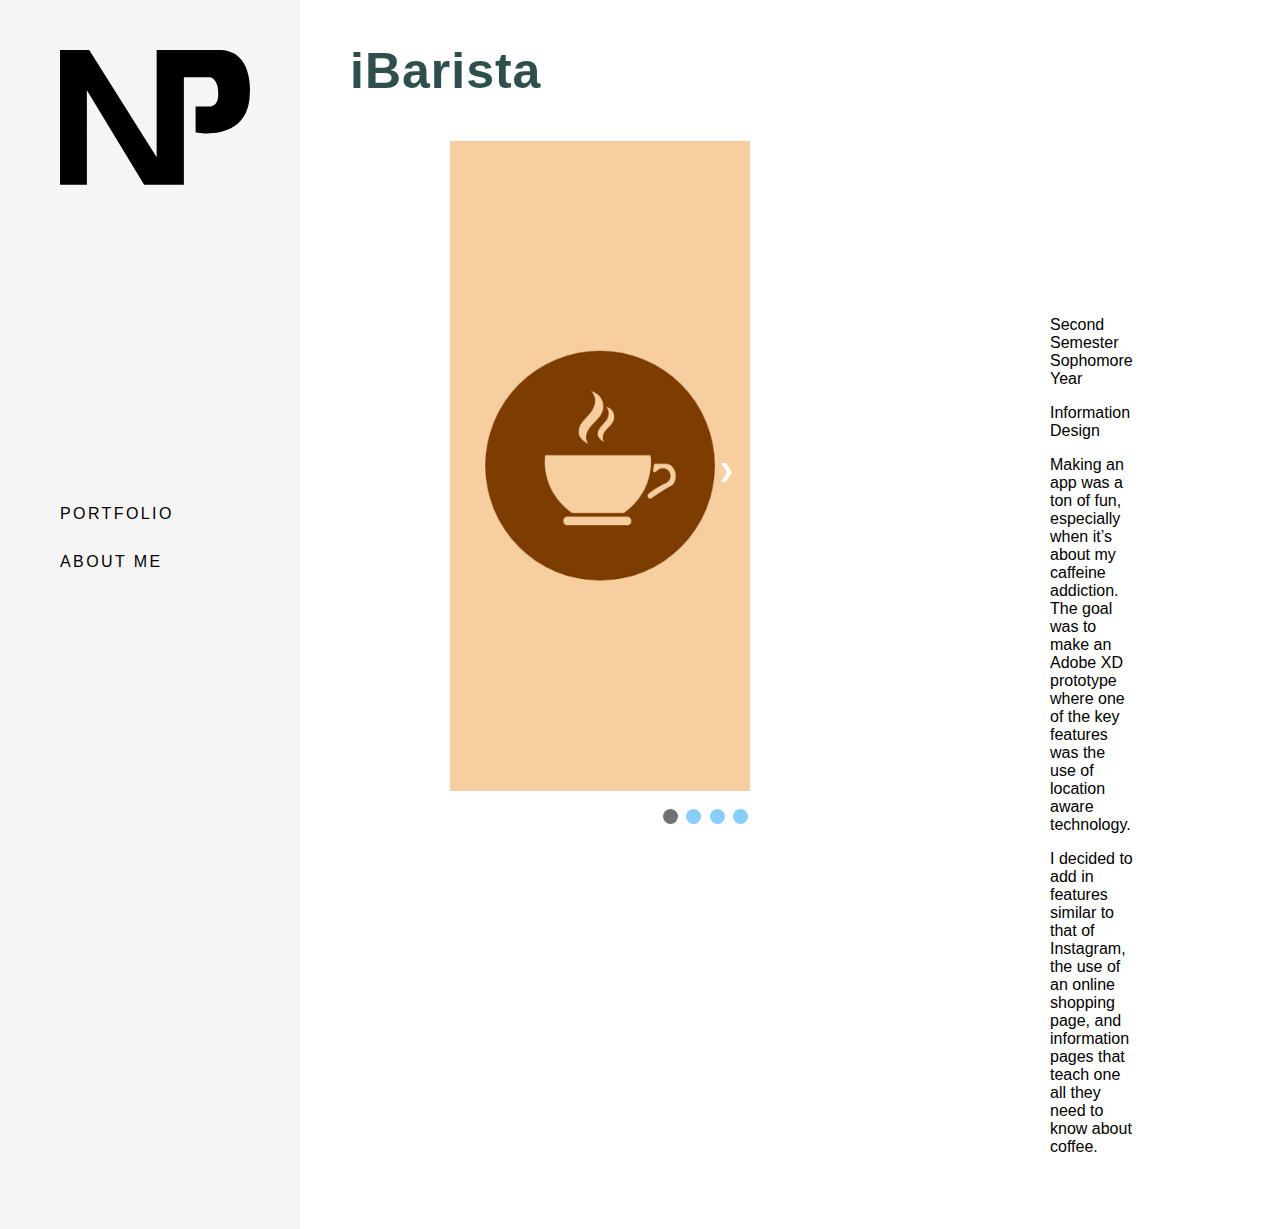
<file: portfolio-page-1.html>
<!DOCTYPE html>
 <html class="no-js"> 
    <head>
        <meta charset="utf-8">
        <meta http-equiv="X-UA-Compatible" content="IE=edge">
        <title>iBarista</title>
        <link rel="shortcut icon" href="additionals/np.svg">
        <meta name="description" content="">
        <meta name="viewport" content="width=device-width, initial-scale=1">
        <link rel="stylesheet" href="portfolio-page-1.css">
        <link href="https://fonts.googleapis.com/css?family=Work+Sans:500" rel="stylesheet">
    </head>
    <body>
        <div class="container">
            <div class="sidebar">  
                <nav>
                    <ul>
                        <li><a class="button1" href="Portfolio.html">Portfolio</a></li>
                        <li><a class="button2" href="about.html">About Me</a></li>
                    </ul>
                </nav>
            </div> 
        
            <div class="colorchange icon">
                <a class ="nplogo" href="index.html">
                  <svg version="1.1" id="Layer_1" xmlns="http://www.w3.org/2000/svg" xmlns:xlink="http://www.w3.org/1999/xlink" x="0px" y="0px"
                      viewBox="0 0 405.2 287.5" style="enable-background:new 0 0 405.2 287.5;" xml:space="preserve">
                  <style type="text/css">
                  </style>
                  <path class="st0" d="M344,0H206.1v228.5L62.3,0H0v287.5h57.3V85.6l122.1,201.9h84.8V58.2h57.3c0,0,16.9,5.9,15.8,33.2
                      c0,0,3.2,25.8-16.1,29h-32v55.8c0,0,115.2,22.5,115.7-85.3C405,90.9,412.3,3.6,344,0z"/>
                  </svg>
                </a>
            </div>
        
           <header class="gdill">
               <h1>Graphic Designer || Illustrator</h1>
           </header>

           <div class="description">
            <p>Second Semester Sophomore Year</p>
            <p class="classname">Information Design</p>
            <p>Making an app was a ton of fun, especially when it’s about my caffeine addiction. The goal was to make an Adobe XD prototype where one of the key features was the use of location aware technology.</p>
            <p>I decided to add in features similar to that of Instagram, the use of an online shopping page, and information pages that teach one all they need to know about coffee. </p>
        </div>
           
        <div class="content">
            <h2 class="in-left">iBarista</h2>
            <div class="slideshow-container">

                <div class="mySlides fade">
                    <img src="portfolio-images2/Loading Screen.jpg" width="300px">
                </div>

                <div class="mySlides fade">
                    <img src="portfolio-images2/Around Me Page – 5.jpg" width="300px">
                </div>

                <div class="mySlides fade">
                    <img src="portfolio-images2/Around Me Page – 3.jpg" width="300px">
                </div>

                <div class="mySlides fade">
                    <img src="portfolio-images2/Shopping Page – 1.jpg" width="300px">
                </div>
                
                <a class="prev" onclick="plusSlides(-1)">&#10094;</a>
                <a class="next" onclick="plusSlides(1)">&#10095;</a>
                
                </div>
                <br>
                
                <div style="text-align:right">
                <span class="dot" onclick="currentSlide(1)"></span> 
                <span class="dot" onclick="currentSlide(2)"></span>
                <span class="dot" onclick="currentSlide(3)"></span> 
                <span class="dot" onclick="currentSlide(4)"></span>
                </div>
            
            <script src="" async defer></script>
            <script>
                var slideIndex = 1;
                showSlides(slideIndex);
                
                function plusSlides(n) {
                showSlides(slideIndex += n);
                }
                
                function currentSlide(n) {
                showSlides(slideIndex = n);
                }
                
                function showSlides(n) {
                var i;
                var slides = document.getElementsByClassName("mySlides");
                var dots = document.getElementsByClassName("dot");
                if (n > slides.length) {slideIndex = 1}    
                if (n < 1) {slideIndex = slides.length}
                for (i = 0; i < slides.length; i++) {
                    slides[i].style.display = "none";  
                }
                for (i = 0; i < dots.length; i++) {
                    dots[i].className = dots[i].className.replace(" active", "");
                }
                slides[slideIndex-1].style.display = "block";  
                dots[slideIndex-1].className += " active";
                }
                </script>
        </div>           
                        
       
        
    </div>
    </body>
</file>
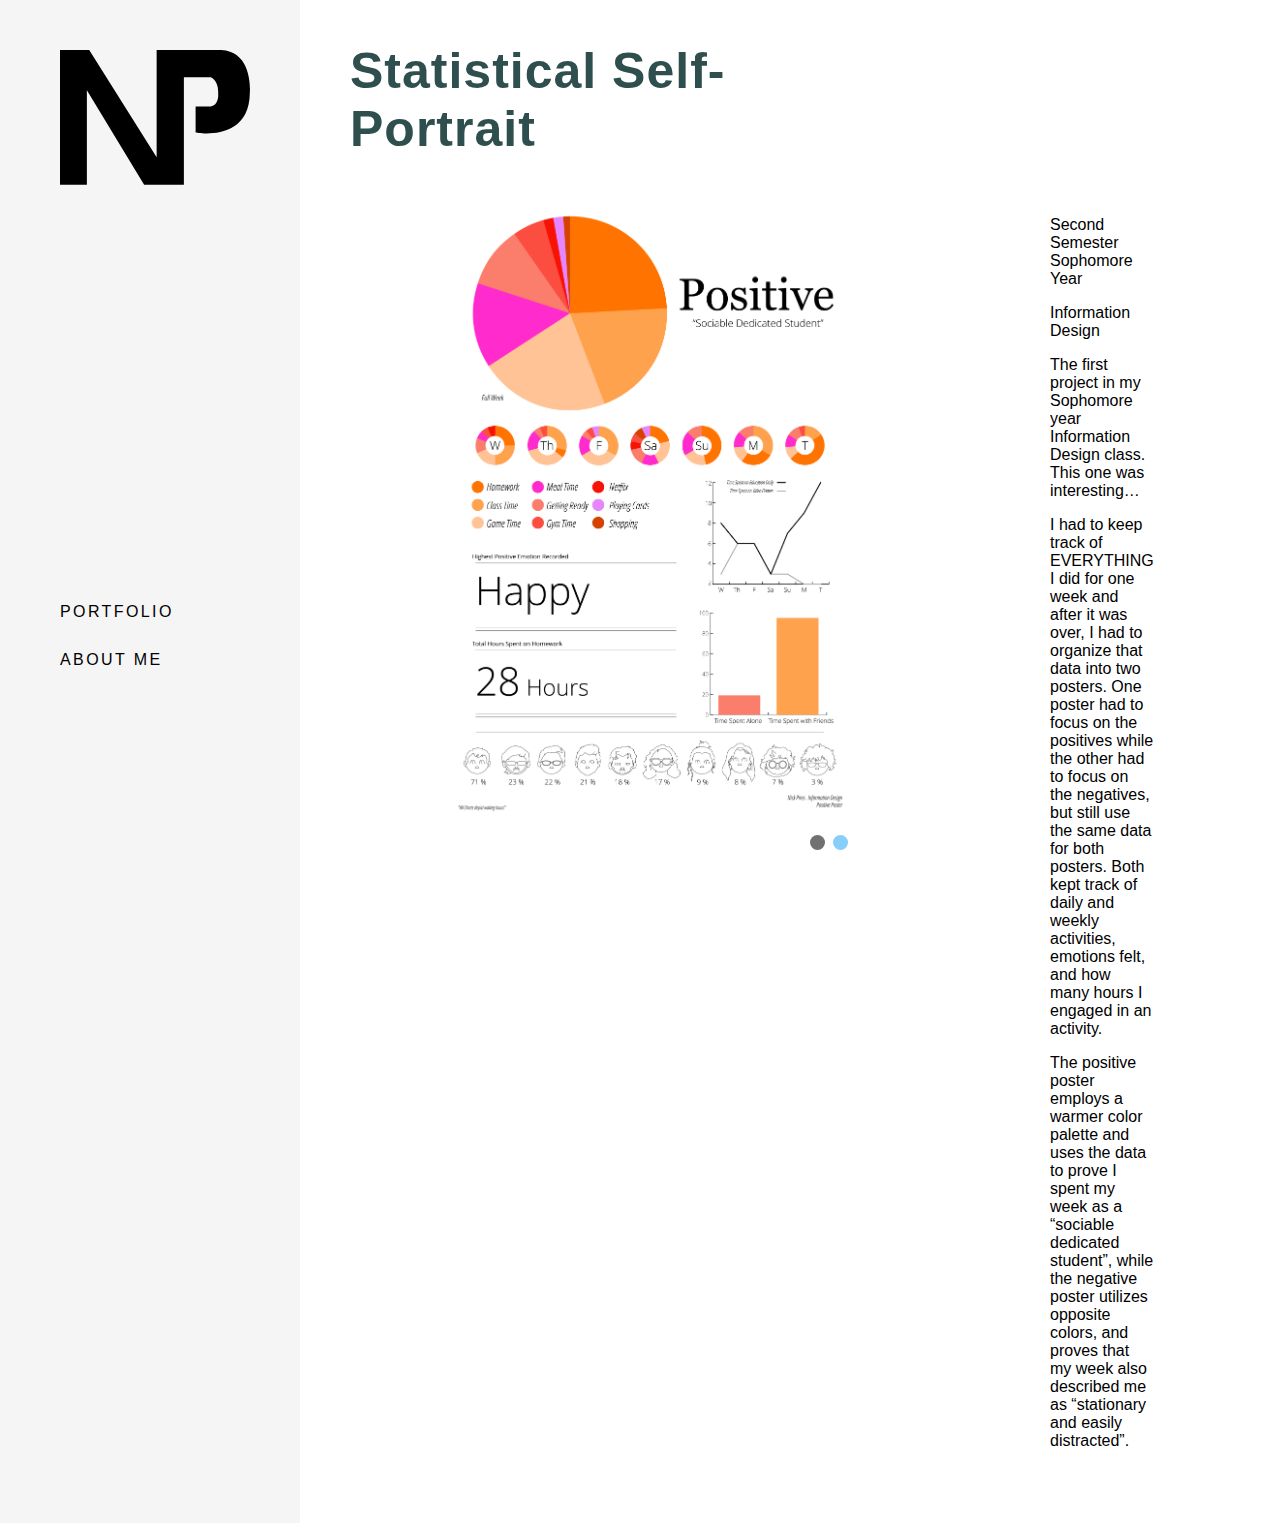
<file: portfolio-page-2.html>
<!DOCTYPE html>
 <html class="no-js"> 
    <head>
        <meta charset="utf-8">
        <meta http-equiv="X-UA-Compatible" content="IE=edge">
        <title>Stats Portrait</title>
        <link rel="shortcut icon" href="additionals/np.svg">
        <meta name="description" content="">
        <meta name="viewport" content="width=device-width, initial-scale=1">
        <link rel="stylesheet" href="portfolio-page-2.css">
        <link href="https://fonts.googleapis.com/css?family=Work+Sans:500" rel="stylesheet">
    </head>
    <body>
        <div class="container">
            <div class="sidebar">  
                <nav>
                    <ul>
                        <li><a class="button1" href="Portfolio.html">Portfolio</a></li>
                        <li><a class="button2" href="about.html">About Me</a></li>
                    </ul>
                </nav>
            </div> 
        
            <div class="colorchange icon">
                <a class ="nplogo" href="index.html">
                  <svg version="1.1" id="Layer_1" xmlns="http://www.w3.org/2000/svg" xmlns:xlink="http://www.w3.org/1999/xlink" x="0px" y="0px"
                      viewBox="0 0 405.2 287.5" style="enable-background:new 0 0 405.2 287.5;" xml:space="preserve">
                  <style type="text/css">
                  </style>
                  <path class="st0" d="M344,0H206.1v228.5L62.3,0H0v287.5h57.3V85.6l122.1,201.9h84.8V58.2h57.3c0,0,16.9,5.9,15.8,33.2
                      c0,0,3.2,25.8-16.1,29h-32v55.8c0,0,115.2,22.5,115.7-85.3C405,90.9,412.3,3.6,344,0z"/>
                  </svg>
                </a>
            </div>
        
           <header class="gdill">
               <h1>Graphic Designer || Illustrator</h1>
           </header>

           <div class="description">
            <p>Second Semester Sophomore Year </p>
            <p class="classname">Information Design</p>
            <p>The first project in my Sophomore year Information Design class. This one was interesting…</p>
            <p>I had to keep track of EVERYTHING I did for one week and after it was over, I had to organize that data into two posters. One poster had to focus on the positives while the other had to focus on the negatives, but still use the same data for both posters. Both kept track of daily and weekly activities, emotions felt, and how many hours I engaged in an activity.</p>
            <p>The positive poster employs a warmer color palette and uses the data to prove I spent my week as a “sociable dedicated student”, while the negative poster utilizes opposite colors, and proves that my week also described me as “stationary and easily distracted”.</p>
        </div>
           
        <div class="content">
            <h2 class="in-left">Statistical Self-Portrait</h2>
            <div class="slideshow-container">

                <div class="mySlides fade">
                <img src="portfolio-images2/Positive Poster copy.jpg" width="400px">
                </div>
                
                <div class="mySlides fade">
                <img src="portfolio-images2/Negative Poster copy.jpg" width="400px">
                </div>
                
                <a class="prev" onclick="plusSlides(-1)">&#10094;</a>
                <a class="next" onclick="plusSlides(1)">&#10095;</a>
                
                </div>
                <br>
                
                <div style="text-align:right">
                <span class="dot" onclick="currentSlide(1)"></span> 
                <span class="dot" onclick="currentSlide(2)"></span> 
                </div>
            
            <script src="" async defer></script>
            <script>
                var slideIndex = 1;
                showSlides(slideIndex);
                
                function plusSlides(n) {
                showSlides(slideIndex += n);
                }
                
                function currentSlide(n) {
                showSlides(slideIndex = n);
                }
                
                function showSlides(n) {
                var i;
                var slides = document.getElementsByClassName("mySlides");
                var dots = document.getElementsByClassName("dot");
                if (n > slides.length) {slideIndex = 1}    
                if (n < 1) {slideIndex = slides.length}
                for (i = 0; i < slides.length; i++) {
                    slides[i].style.display = "none";  
                }
                for (i = 0; i < dots.length; i++) {
                    dots[i].className = dots[i].className.replace(" active", "");
                }
                slides[slideIndex-1].style.display = "block";  
                dots[slideIndex-1].className += " active";
                }
                </script>
        </div>           
                        
       
        
    </div>
    </body>
</file>
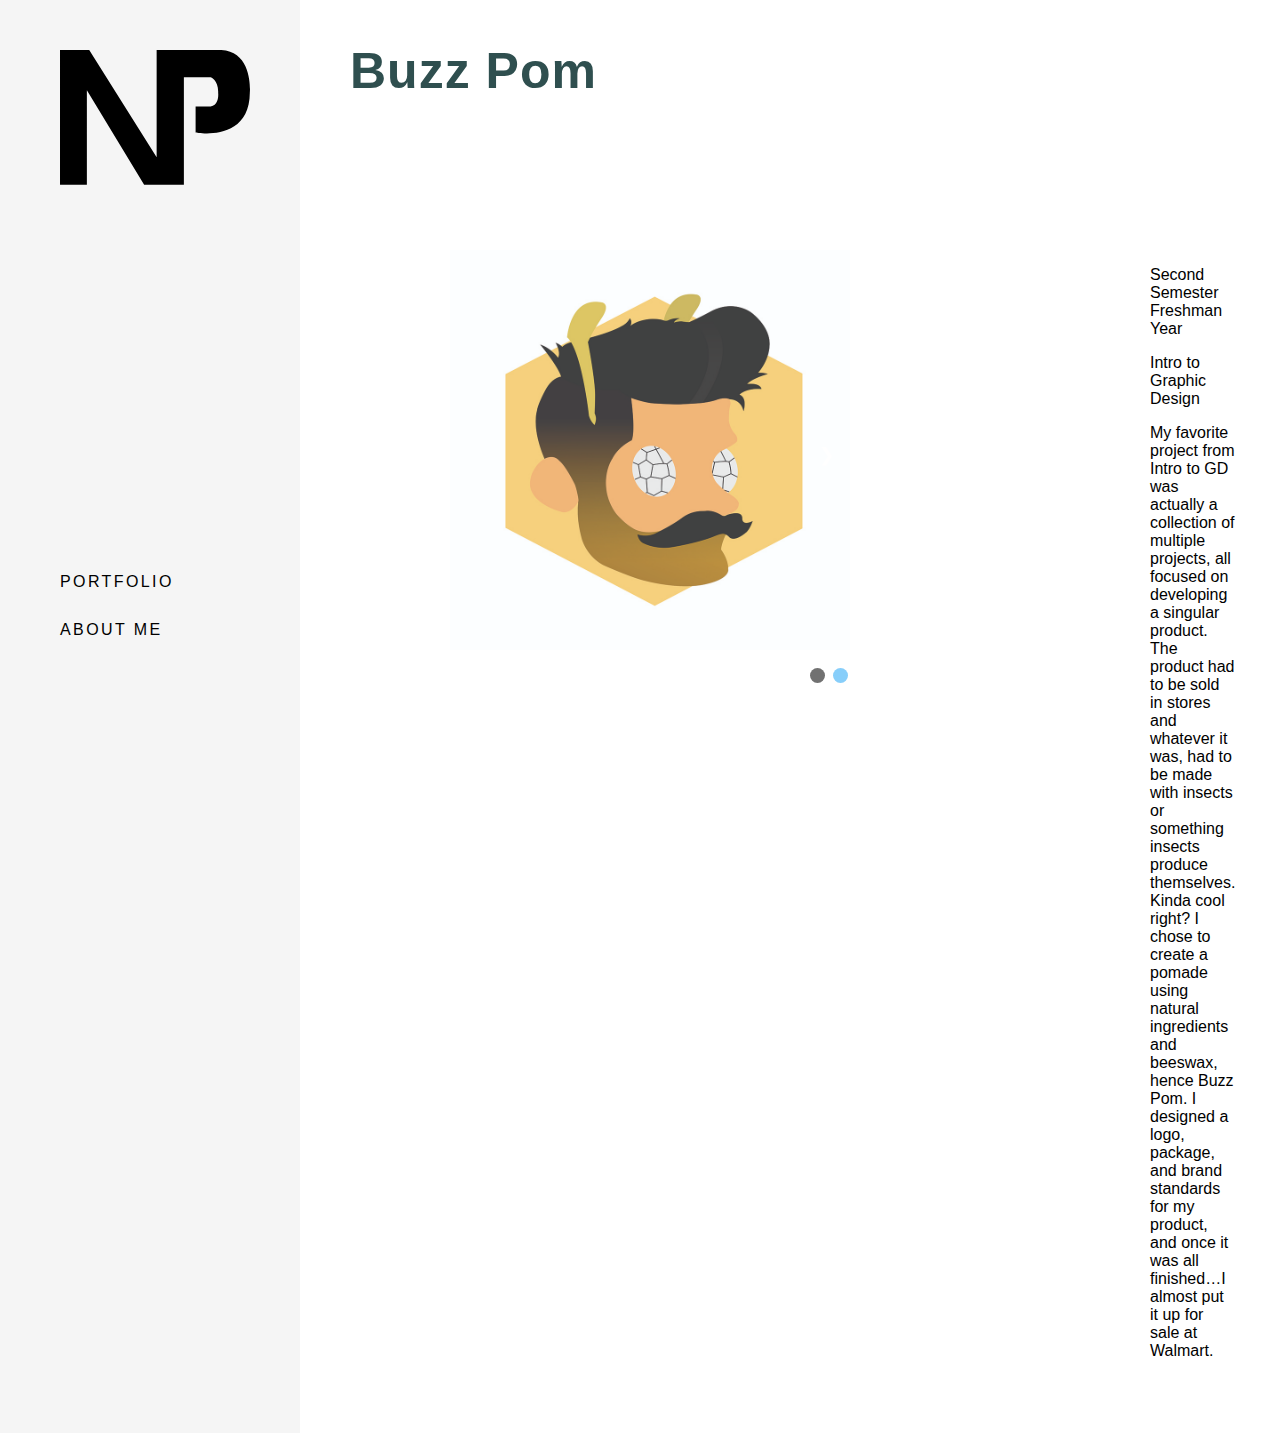
<file: portfolio-page-3.html>
<!DOCTYPE html>
 <html class="no-js"> 
    <head>
        <meta charset="utf-8">
        <meta http-equiv="X-UA-Compatible" content="IE=edge">
        <title>Buzz Pom</title>
        <link rel="shortcut icon" href="additionals/np.svg">
        <meta name="description" content="">
        <meta name="viewport" content="width=device-width, initial-scale=1">
        <link rel="stylesheet" href="portfolio-page-3.css">
        <link href="https://fonts.googleapis.com/css?family=Work+Sans:500" rel="stylesheet">
    </head>
    <body>
        <div class="container">
            <div class="sidebar">  
                <nav>
                    <ul>
                        <li><a class="button1" href="Portfolio.html">Portfolio</a></li>
                        <li><a class="button2" href="about.html">About Me</a></li>
                    </ul>
                </nav>
            </div> 
        
            <div class="colorchange icon">
                <a class ="nplogo" href="index.html">
                  <svg version="1.1" id="Layer_1" xmlns="http://www.w3.org/2000/svg" xmlns:xlink="http://www.w3.org/1999/xlink" x="0px" y="0px"
                      viewBox="0 0 405.2 287.5" style="enable-background:new 0 0 405.2 287.5;" xml:space="preserve">
                  <style type="text/css">
                  </style>
                  <path class="st0" d="M344,0H206.1v228.5L62.3,0H0v287.5h57.3V85.6l122.1,201.9h84.8V58.2h57.3c0,0,16.9,5.9,15.8,33.2
                      c0,0,3.2,25.8-16.1,29h-32v55.8c0,0,115.2,22.5,115.7-85.3C405,90.9,412.3,3.6,344,0z"/>
                  </svg>
                </a>
            </div>
        
           <header class="gdill">
               <h1>Graphic Designer || Illustrator</h1>
           </header>

           <div class="description">
            <p>Second Semester Freshman Year</p>
            <p class="classname">Intro to Graphic Design</p>
            <p>My favorite project from Intro to GD was actually a collection of multiple projects, all focused on developing a singular product. The product had to be sold in stores and whatever it was, had to be made with insects or something insects produce themselves. Kinda cool right? I chose to create a pomade using natural ingredients and beeswax, hence Buzz Pom. I designed a logo, package, and brand standards for my product, and once it was all finished…I almost put it up for sale at Walmart.</p>

        </div>
           
        <div class="content">
            <h2 class="in-left">Buzz Pom</h2>
            <div class="slideshow-container">

                <div class="mySlides fade">
                <img src="portfolio-images/Bee.jpg" width="400px">
                </div>
                
                <div class="mySlides fade">
                <img src="portfolio-images2/buzz-pom-package.jpg" width="400px">
                </div>
                
                <a class="prev" onclick="plusSlides(-1)">&#10094;</a>
                <a class="next" onclick="plusSlides(1)">&#10095;</a>
                
                </div>
                <br>
                
                <div style="text-align:right">
                <span class="dot" onclick="currentSlide(1)"></span> 
                <span class="dot" onclick="currentSlide(2)"></span> 
                </div>
            
            <script src="" async defer></script>
            <script>
                var slideIndex = 1;
                showSlides(slideIndex);
                
                function plusSlides(n) {
                showSlides(slideIndex += n);
                }
                
                function currentSlide(n) {
                showSlides(slideIndex = n);
                }
                
                function showSlides(n) {
                var i;
                var slides = document.getElementsByClassName("mySlides");
                var dots = document.getElementsByClassName("dot");
                if (n > slides.length) {slideIndex = 1}    
                if (n < 1) {slideIndex = slides.length}
                for (i = 0; i < slides.length; i++) {
                    slides[i].style.display = "none";  
                }
                for (i = 0; i < dots.length; i++) {
                    dots[i].className = dots[i].className.replace(" active", "");
                }
                slides[slideIndex-1].style.display = "block";  
                dots[slideIndex-1].className += " active";
                }
                </script>
        </div>           
                        
       
        
    </div>
    </body>
</file>
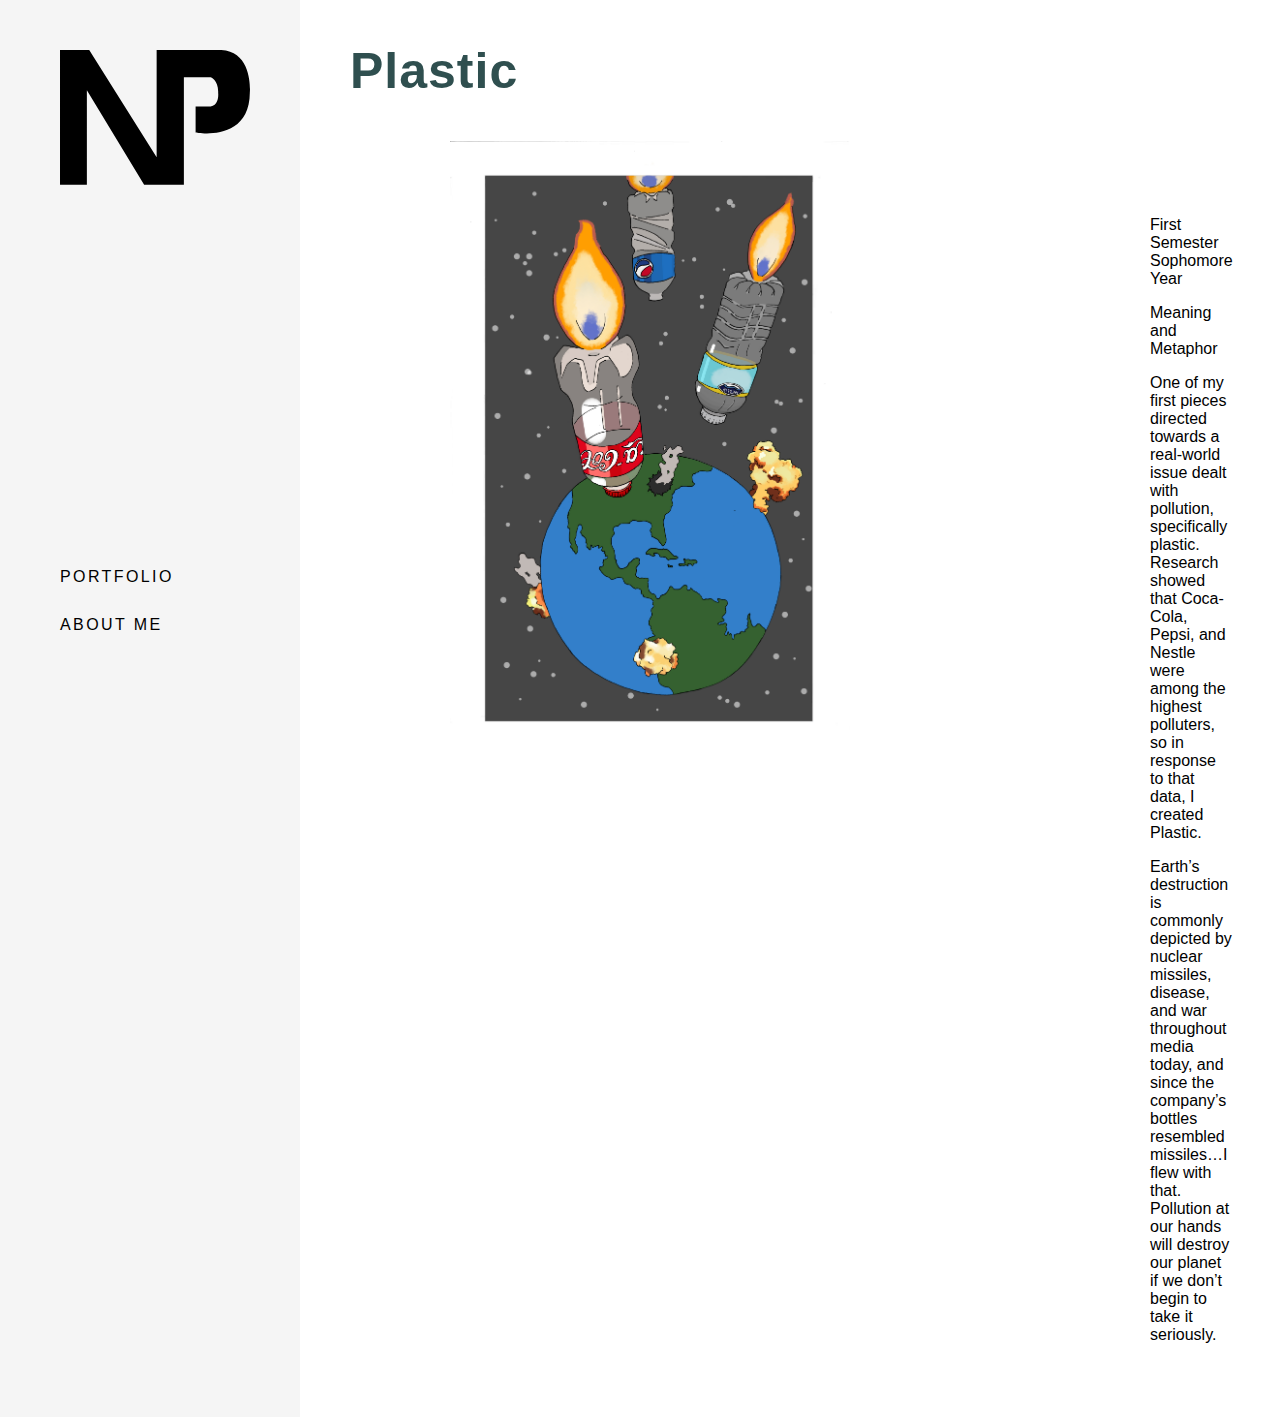
<file: portfolio-page-8.html>
<!DOCTYPE html>
 <html class="no-js"> 
    <head>
        <meta charset="utf-8">
        <meta http-equiv="X-UA-Compatible" content="IE=edge">
        <title>Plastic</title>
        <link rel="shortcut icon" href="additionals/np.svg">
        <meta name="description" content="">
        <meta name="viewport" content="width=device-width, initial-scale=1">
        <link rel="stylesheet" href="portfolio-page-7.css">
        <link href="https://fonts.googleapis.com/css?family=Work+Sans:500" rel="stylesheet">
    </head>
    <body>
        <div class="container">
            <div class="sidebar">  
                <nav>
                    <ul>
                        <li><a class="button1" href="Portfolio.html">Portfolio</a></li>
                        <li><a class="button2" href="about.html">About Me</a></li>
                    </ul>
                </nav>
            </div> 
        
            <div class="colorchange icon">
                <a class ="nplogo" href="index.html">
                  <svg version="1.1" id="Layer_1" xmlns="http://www.w3.org/2000/svg" xmlns:xlink="http://www.w3.org/1999/xlink" x="0px" y="0px"
                      viewBox="0 0 405.2 287.5" style="enable-background:new 0 0 405.2 287.5;" xml:space="preserve">
                  <style type="text/css">
                  </style>
                  <path class="st0" d="M344,0H206.1v228.5L62.3,0H0v287.5h57.3V85.6l122.1,201.9h84.8V58.2h57.3c0,0,16.9,5.9,15.8,33.2
                      c0,0,3.2,25.8-16.1,29h-32v55.8c0,0,115.2,22.5,115.7-85.3C405,90.9,412.3,3.6,344,0z"/>
                  </svg>
                </a>
            </div>
        
           <header class="gdill">
               <h1>Graphic Designer || Illustrator</h1>
           </header>

           <div class="description">
            <p>First Semester Sophomore Year</p>
            <p class="classname">Meaning and Metaphor</p>
            <p>One of my first pieces directed towards a real-world issue dealt with pollution, specifically plastic. Research showed that Coca-Cola, Pepsi, and Nestle were among the highest polluters, so in response to that data, I created Plastic.</p>
            <p>Earth’s destruction is commonly depicted by nuclear missiles, disease, and war throughout media today, and since the company’s bottles resembled missiles…I flew with that.  Pollution at our hands will destroy our planet if we don’t begin to take it seriously.</p>
        </div>
           
        <div class="content">
            <h2 class="in-left">Plastic</h2>
            <div class="slideshow-container">

                <div class="mySlides fade">
                <img src="portfolio-images2/bottle-rockets.jpg" width="400px">
                </div>
                
                <!-- <div class="mySlides fade">
                <img src="portfolio-images2/Negative Poster copy.jpg" width="400px">
                </div>
                
                <a class="prev" onclick="plusSlides(-1)">&#10094;</a>
                <a class="next" onclick="plusSlides(1)">&#10095;</a>
                
                </div>
                <br>
                
                <div style="text-align:right">
                <span class="dot" onclick="currentSlide(1)"></span> 
                <span class="dot" onclick="currentSlide(2)"></span> 
                </div> -->
            
            <script src="" async defer></script>
            <script>
                var slideIndex = 1;
                showSlides(slideIndex);
                
                function plusSlides(n) {
                showSlides(slideIndex += n);
                }
                
                function currentSlide(n) {
                showSlides(slideIndex = n);
                }
                
                function showSlides(n) {
                var i;
                var slides = document.getElementsByClassName("mySlides");
                var dots = document.getElementsByClassName("dot");
                if (n > slides.length) {slideIndex = 1}    
                if (n < 1) {slideIndex = slides.length}
                for (i = 0; i < slides.length; i++) {
                    slides[i].style.display = "none";  
                }
                for (i = 0; i < dots.length; i++) {
                    dots[i].className = dots[i].className.replace(" active", "");
                }
                slides[slideIndex-1].style.display = "block";  
                dots[slideIndex-1].className += " active";
                }
                </script>
        </div>           
                        
       
        
    </div>
    </body>
</file>
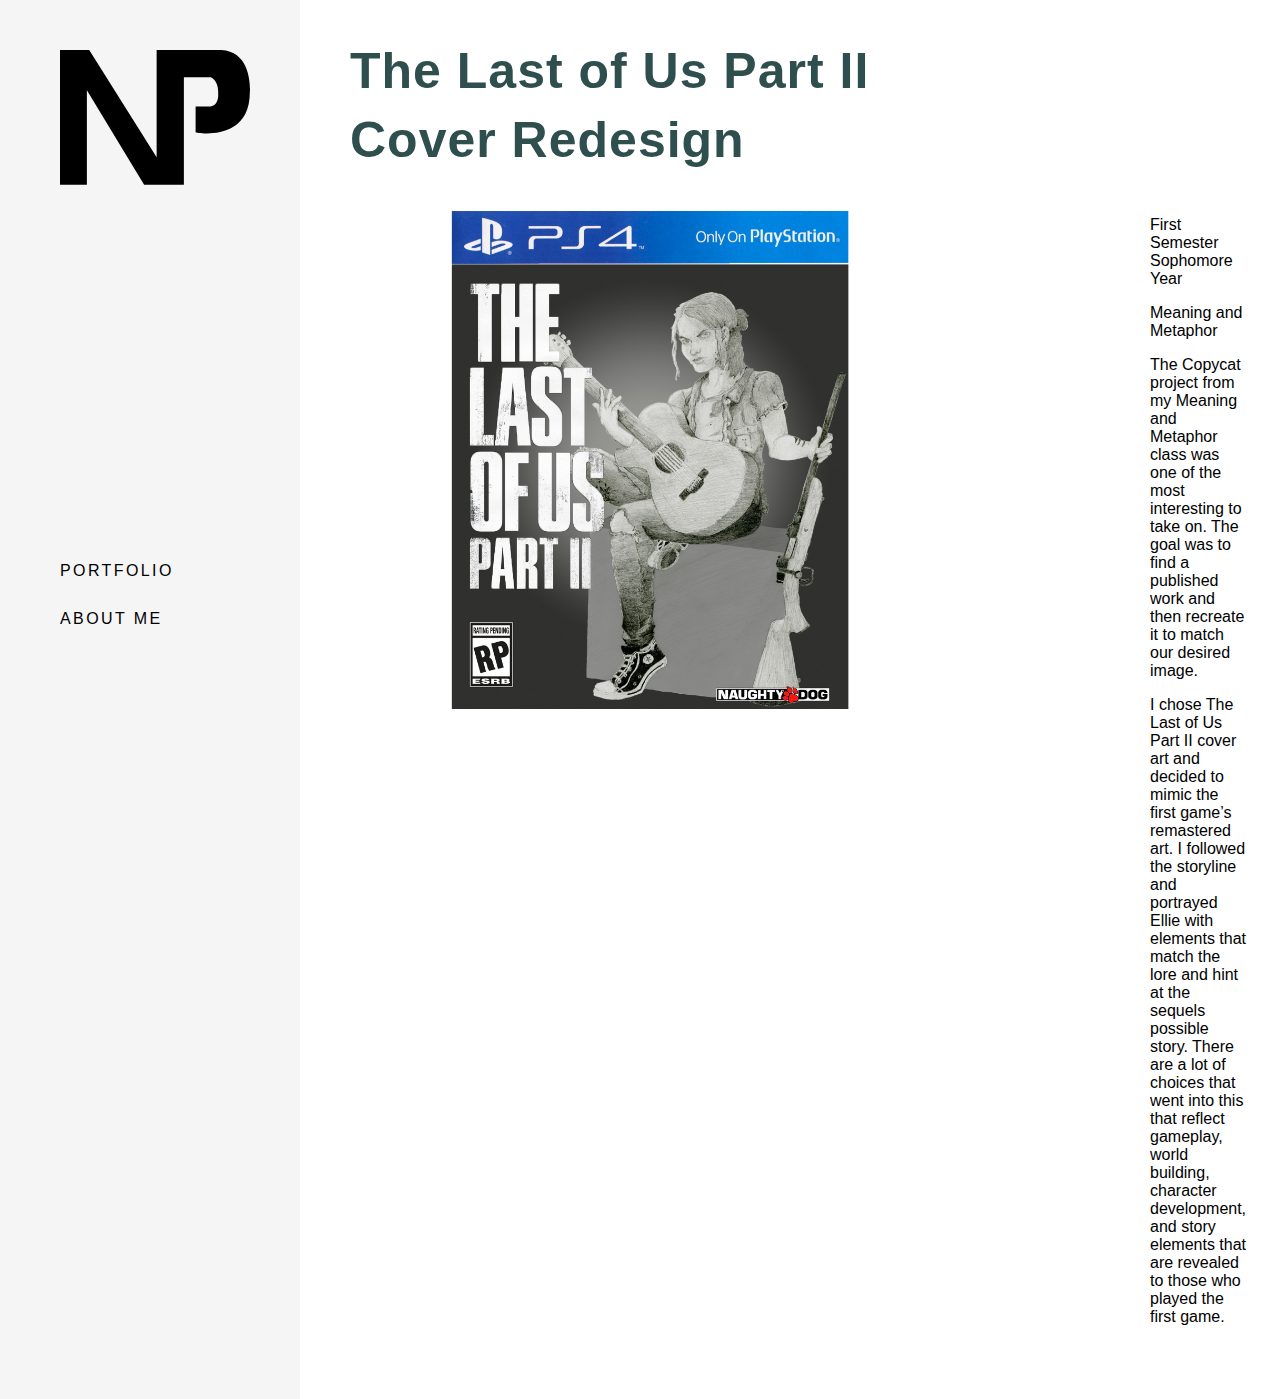
<file: portfolio-page-9.html>
<!DOCTYPE html>
 <html class="no-js"> 
    <head>
        <meta charset="utf-8">
        <meta http-equiv="X-UA-Compatible" content="IE=edge">
        <title>TLOU</title>
        <link rel="shortcut icon" href="additionals/np.svg">
        <meta name="description" content="">
        <meta name="viewport" content="width=device-width, initial-scale=1">
        <link rel="stylesheet" href="portfolio-page-7.css">
        <link href="https://fonts.googleapis.com/css?family=Work+Sans:500" rel="stylesheet">
    </head>
    <body>
        <div class="container">
            <div class="sidebar">  
                <nav>
                    <ul>
                        <li><a class="button1" href="Portfolio.html">Portfolio</a></li>
                        <li><a class="button2" href="about.html">About Me</a></li>
                    </ul>
                </nav>
            </div> 
        
            <div class="colorchange icon">
                <a class ="nplogo" href="index.html">
                  <svg version="1.1" id="Layer_1" xmlns="http://www.w3.org/2000/svg" xmlns:xlink="http://www.w3.org/1999/xlink" x="0px" y="0px"
                      viewBox="0 0 405.2 287.5" style="enable-background:new 0 0 405.2 287.5;" xml:space="preserve">
                  <style type="text/css">
                  </style>
                  <path class="st0" d="M344,0H206.1v228.5L62.3,0H0v287.5h57.3V85.6l122.1,201.9h84.8V58.2h57.3c0,0,16.9,5.9,15.8,33.2
                      c0,0,3.2,25.8-16.1,29h-32v55.8c0,0,115.2,22.5,115.7-85.3C405,90.9,412.3,3.6,344,0z"/>
                  </svg>
                </a>
            </div>
        
           <header class="gdill">
               <h1>Graphic Designer || Illustrator</h1>
           </header>

           <div class="description">
            <p>First Semester Sophomore Year</p>
            <p class="classname">Meaning and Metaphor</p>
            <p>The Copycat project from my Meaning and Metaphor class was one of the most interesting to take on. The goal was to find a published work and then recreate it to match our desired image.</p>
            <p>I chose The Last of Us Part II cover art and decided to mimic the first game’s remastered art.  I followed the storyline and portrayed Ellie with elements that match the lore and hint at the sequels possible story. There are a lot of choices that went into this that reflect gameplay, world building, character development, and story elements that are revealed to those who played the first game.</p>
        </div>
           
        <div class="content">
            <h2 class="in-left tlout">The Last of Us Part II</h2>
            <h2 class="in-left tlout2">Cover Redesign</h2>
            <div class="slideshow-container">

                <div class="mySlides fade">
                <img src="portfolio-images2/tlou-cover.jpg" width="400px">
                </div>
                
                <!-- <div class="mySlides fade">
                <img src="portfolio-images2/Negative Poster copy.jpg" width="400px">
                </div>
                
                <a class="prev" onclick="plusSlides(-1)">&#10094;</a>
                <a class="next" onclick="plusSlides(1)">&#10095;</a>
                
                </div>
                <br>
                
                <div style="text-align:right">
                <span class="dot" onclick="currentSlide(1)"></span> 
                <span class="dot" onclick="currentSlide(2)"></span> 
                </div> -->
            
            <script src="" async defer></script>
            <script>
                var slideIndex = 1;
                showSlides(slideIndex);
                
                function plusSlides(n) {
                showSlides(slideIndex += n);
                }
                
                function currentSlide(n) {
                showSlides(slideIndex = n);
                }
                
                function showSlides(n) {
                var i;
                var slides = document.getElementsByClassName("mySlides");
                var dots = document.getElementsByClassName("dot");
                if (n > slides.length) {slideIndex = 1}    
                if (n < 1) {slideIndex = slides.length}
                for (i = 0; i < slides.length; i++) {
                    slides[i].style.display = "none";  
                }
                for (i = 0; i < dots.length; i++) {
                    dots[i].className = dots[i].className.replace(" active", "");
                }
                slides[slideIndex-1].style.display = "block";  
                dots[slideIndex-1].className += " active";
                }
                </script>
        </div>           
                        
       
        
    </div>
    </body>
</file>
<file: portfolio-page-1.css>
/* *{
  outline: 1px;
  border: green dotted 2px;
  margin: 0;
  padding:0;
} */

.button1{
    grid-area:nav;
}

.button2{
    padding-left: 40px;
    grid-area:nav;
}

h1{
    padding-left: 85px;
    font-family: 'Roboto', sans-serif;
    font-weight: 300;
    font-size: 20px;
    padding-top: 20px;
    letter-spacing: .10em;
    grid-area:icon;
}
 
  body,html {
    margin: 0;
    font-family: 'Roboto', sans-serif;
    font-weight: 700;
    background:white;
  }

 nav a {
    color: black;
    text-transform: uppercase;
    text-decoration: none;
    letter-spacing: 0.15em;
    display: inline-block;
    padding: 15px 20px;
    position: relative;
  }
 nav a:after {    
    background: none repeat scroll 0 0 transparent;
    bottom: 0;
    content: "";
    display: block;
    height: 1.5px;
    left: 50%;
    position: absolute;
    background: black;
    transition: width 0.3s ease 0s, left 0.3s ease 0s;
    width: 0;
  }
 nav a:hover:after { 
    width: 100%; 
    left: 0;
  }

@media screen and (max-width: 800px) {
  .container{
    margin-right:3em;
    min-width:100%;
    /* background-color: green; */
    /* width:100%; */
    height:100vh;
    display:grid;
    grid-template-columns: 1fr;
    grid-template-rows: auto;
    grid-template-areas:
          "nav"
          "icon"
          "Portrait"
          "content"
          "footer";
  }
  nav {
    background-color: whitesmoke;
  }
  .classname {
    margin-top: -10px;
  }
  p {
    font-family: 'Roboto', sans-serif;
    margin-left: 50px;
    margin-right: 80px;
    margin-top: 40px;
    font-size: 18px;
    font-weight: 300;
    text-align: left;
  }
  li{
      font-weight: 300;
      display: inline;
  }
  footer{
    background-color: whitesmoke;
  } 
  #Layer_1 {
    width: 200px;
    padding-top: 50px;
    padding-left: 100px;
    grid-area:icon;
    align-content: center;
  }
#Layer_1{
    -webkit-animation: color 5s ease infinite;
    -o-animation: color 5s ease infinite;
    -moz-animation: color 5s ease linear infinite;
    animation: color 5s ease infinite;
  }
  
  @keyframes color {
    0%, 100%{
    fill: #AFDFDF;
    }
    75% {
      fill: #F3B456;
    }
    50% {
    fill: #946BAE;
   }
    20% {
      fill: #F4ABAB;
    }
    }

    h1{
      color: white;
      font-size: 1px;
    }
    h2{
      grid-area: icon;
      text-align: center;
      font-weight: 700;
      font-family: 'Roboto', sans-serif;
      font-size: 50px;
    }
    img {
      width: 350px;
      display: block;
      margin-left: auto;
      margin-right: auto;
      margin-bottom: 60px;
      grid-area: Portrait;
    }
    .classname {
      margin-top: -10px;
    } 

}

  /* Desktop styling below */
  @media (min-width:1040px){
    .container{
      width:100%;
      height:100vh;
      display:grid;
      grid-template-columns: 300px 1fr;
      grid-template-rows: auto;
      grid-template-areas:
            "icon content de"
            "nav content de"
            "nav content de"
            "footer footer footer";
    }
    .fa-instagram {
      padding-left: 40px;
    }
    .content {
      grid-area: content;
    }
    .sidebar {
      grid-area: nav;
      background-color: whitesmoke;
      text-align: left;
    }
    .icon{
      background-color: whitesmoke;
    }
    
    .gdill {
      background-color: whitesmoke;
    }
    body,html {
      margin: 0;
      font-family: 'Roboto', sans-serif;
      font-weight: 700;
      background:white;
    }
    h1{
      padding-left: 0px;
      font-family: 'Roboto', sans-serif;
      font-weight: 300;
      font-size: 15px;
      /* padding-top: 20px; */
      letter-spacing: .10em;
      grid-area: icon;
      color: whitesmoke;
  }
  
    .button2{
        padding-left: 20px;
    }
    nav ul {
      display: flex;
      justify-content: space-between;
      flex-direction: column;
      grid-area: nav;
    }
    li{
      font-weight: 300;
      display: inline;
     }
     
      
      #Layer_1 {
        width: 250px;
        padding-top: 50px;
        padding-left: 60px;
        grid-area: icon;
      }
    #Layer_1{
        -webkit-animation: color 5s ease infinite;
        -o-animation: color 5s ease infinite;
        -moz-animation: color 5s ease linear infinite;
        animation: color 5s ease infinite;
      }
      @keyframes color {
        0%, 100%{
        fill: #AFDFDF;
        }
        75% {
          fill: #F3B456;
        }
        50% {
        fill: #946BAE;
       }
        20% {
          fill: #F4ABAB;
        }
        }
        nav {
          background-color: whitesmoke;
          grid-area: nav;
        }
        nav a {
          color: black;
          text-transform: uppercase;
          text-decoration: none;
          letter-spacing: 0.15em;
          display: inline-block;
          padding: 15px 20px;
          position: relative;
        }
       nav a:after {    
          background: none repeat scroll 0 0 transparent;
          bottom: 0;
          content: "";
          display: block;
          height: 1.5px;
          left: 50%;
          position: absolute;
          background: black;
          transition: width 0.3s ease 0s, left 0.3s ease 0s;
          width: 0;
        }
       nav a:hover:after { 
          width: 100%; 
          left: 0;
        }
    
        * {box-sizing: border-box}
      /* body {font-family: Verdana, sans-serif; margin:0} */
      .mySlides {display: none}
      img {
          display: block;
          margin-left: 150px;
          margin-right: auto;
      }

      /* Slideshow container */
      .slideshow-container {
      max-width: 1000px;
      position: relative;
      margin: auto;
      }

      /* Next & previous buttons */
      .prev, .next {
      cursor: pointer;
      position: absolute;
      top: 50%;
      width: auto;
      padding: 16px;
      margin-top: -22px;
      color: white;
      font-weight: bold;
      font-size: 18px;
      transition: 0.6s ease;
      border-radius: 0 3px 3px 0;
      user-select: none;
      }

      /* Position the "next button" to the right */
      .next {
      right: 0;
      border-radius: 3px 0 0 3px;
      }

      /* On hover, add a black background color with a little bit see-through */
      .prev:hover, .next:hover {
      background-color: rgba(0,0,0,0.8);
      }





      /* The dots/bullets/indicators */
      .dot {
      cursor: pointer;
      height: 15px;
      width: 15px;
      margin: 0 2px;
      background-color: lightskyblue;
      border-radius: 50%;
      display: inline-block;
      transition: background-color 0.6s ease;
      }

      .active, .dot:hover {
      background-color: #717171;
      }

      /* Fading animation */
      .fade {
      -webkit-animation-name: fade;
      -webkit-animation-duration: 1.5s;
      animation-name: fade;
      animation-duration: 1.5s;
      }

      @-webkit-keyframes fade {
      from {opacity: .4} 
      to {opacity: 1}
      }

      @keyframes fade {
      from {opacity: .4} 
      to {opacity: 1}
      }

      /* On smaller screens, decrease text size */
      @media only screen and (max-width: 300px) {
      .prev, .next,.text {font-size: 11px}
      }

      .description {
        font-family: 'Roboto', sans-serif;
        font-weight: 300;
        grid-area: de;
        margin-right: 200px;
        margin-top: 300px;
        margin-left: 300px;
    }
    /* In Left Animation Below */
  @-webkit-keyframes fadeInLeft {
    from {
        opacity:0;
        -webkit-transform: translatex(-10px);
        -moz-transform: translatex(-10px);
        -o-transform: translatex(-10px);
        transform: translatex(-10px);
    }
    to {
        opacity:1;
        -webkit-transform: translatex(0);
        -moz-transform: translatex(0);
        -o-transform: translatex(0);
        transform: translatex(0);
    }
}
@-moz-keyframes fadeInLeft {
    from {
        opacity:0;
        -webkit-transform: translatex(-10px);
        -moz-transform: translatex(-10px);
        -o-transform: translatex(-10px);
        transform: translatex(-10px);
    }
    to {
        opacity:1;
        -webkit-transform: translatex(0);
        -moz-transform: translatex(0);
        -o-transform: translatex(0);
        transform: translatex(0);
    }
}
@keyframes fadeInLeft {
    from {
        opacity:0;
        -webkit-transform: translatex(-100px);
        -moz-transform: translatex(-100px);
        -o-transform: translatex(-100px);
        transform: translatex(-100px);
    }
    to {
        opacity:1;
        -webkit-transform: translatex(0);
        -moz-transform: translatex(0);
        -o-transform: translatex(0);
        transform: translatex(0);
    }
}
    .in-left {
        -webkit-animation-name: fadeInLeft;
        -moz-animation-name: fadeInLeft;
        -o-animation-name: fadeInLeft;
        animation-name: fadeInLeft;
        -webkit-animation-fill-mode: both;
        -moz-animation-fill-mode: both;
        -o-animation-fill-mode: both;
        animation-fill-mode: both;
        -webkit-animation-duration: 1s;
        -moz-animation-duration: 0.8s;
        -o-animation-duration: 0.8s;
        animation-duration: 1s;
        -webkit-animation-delay: 0.8s;
        -moz-animation-delay: 0.8s;
        -o-animation-duration:0.8s;
        animation-delay: 0.8s;
        position: relative;
        left: 50px;
        font-family: 'Roboto', sans-serif;
        font-size: 50px;
        color: darkslategray;
        grid-area: content;
        letter-spacing: 1px;
    } 
  }
</file>
<file: portfolio-page-2.css>
/* *{
  outline: 1px;
  border: green dotted 2px;
  margin: 0;
  padding:0;
} */

.container{
    margin-right:3em;
    min-width:100%;
    /* background-color: green; */
    /* width:100%; */
    height:100vh;
    display:grid;
    grid-template-columns: 1fr;
    grid-template-rows: auto;
    grid-template-areas:
          "nav"
          "icon"
          "Portrait"
          "content"
          "footer";
  }
  
  .button1{
      grid-area:nav;
  }
  
  .button2{
      padding-left: 40px;
      grid-area:nav;
  }
  
  h1{
      padding-left: 85px;
      font-family: 'Roboto', sans-serif;
      font-weight: 300;
      font-size: 20px;
      padding-top: 20px;
      letter-spacing: .10em;
      grid-area:icon;
  }
   
    body,html {
      margin: 0;
      font-family: 'Roboto', sans-serif;
      font-weight: 700;
      background:white;
    }
  
   nav a {
      color: black;
      text-transform: uppercase;
      text-decoration: none;
      letter-spacing: 0.15em;
      display: inline-block;
      padding: 15px 20px;
      position: relative;
    }
   nav a:after {    
      background: none repeat scroll 0 0 transparent;
      bottom: 0;
      content: "";
      display: block;
      height: 1.5px;
      left: 50%;
      position: absolute;
      background: black;
      transition: width 0.3s ease 0s, left 0.3s ease 0s;
      width: 0;
    }
   nav a:hover:after { 
      width: 100%; 
      left: 0;
    }
  
  @media screen and (max-width: 800px) {
    .container{
      margin-right:3em;
      min-width:100%;
      /* background-color: green; */
      /* width:100%; */
      height:100vh;
      display:grid;
      grid-template-columns: 1fr;
      grid-template-rows: auto;
      grid-template-areas:
            "nav"
            "icon"
            "Portrait"
            "content"
            "footer";
    }
    nav {
      background-color: whitesmoke;
    }
    .classname {
      margin-top: -10px;
    }
    p {
      font-family: 'Roboto', sans-serif;
      margin-left: 50px;
      margin-right: 80px;
      margin-top: 40px;
      font-size: 18px;
      font-weight: 300;
      text-align: left;
    }
    li{
        font-weight: 300;
        display: inline;
    }
    footer{
      background-color: whitesmoke;
    } 
    #Layer_1 {
      width: 200px;
      padding-top: 50px;
      padding-left: 100px;
      grid-area:icon;
      align-content: center;
    }
  #Layer_1{
      -webkit-animation: color 5s ease infinite;
      -o-animation: color 5s ease infinite;
      -moz-animation: color 5s ease linear infinite;
      animation: color 5s ease infinite;
    }
    
    @keyframes color {
      0%, 100%{
      fill: #AFDFDF;
      }
      75% {
        fill: #F3B456;
      }
      50% {
      fill: #946BAE;
     }
      20% {
        fill: #F4ABAB;
      }
      }
  
      h1{
        color: white;
        font-size: 1px;
      }
      h2{
        grid-area: icon;
        text-align: center;
        font-weight: 700;
        font-family: 'Roboto', sans-serif;
        font-size: 30px;
      }
      img {
        width: 350px;
        display: block;
        margin-left: auto;
        margin-right: auto;
        margin-bottom: 60px;
        grid-area: Portrait;
      }
      .classname {
        margin-top: -10px;
      }
  
  }
  

    /* Desktop styling below */
    @media (min-width:1040px){
      .container{
        width:100%;
        height:100vh;
        display:grid;
        grid-template-columns: 300px 1fr;
        grid-template-rows: auto;
        grid-template-areas:
              "icon content de"
              "nav content de"
              "nav content de"
              "footer footer footer";
      }
      .fa-instagram {
        padding-left: 40px;
      }
      .content {
        grid-area: content;
      }
      .sidebar {
        grid-area: nav;
        background-color: whitesmoke;
        text-align: left;
      }
      .icon{
        background-color: whitesmoke;
      }
      
      .gdill {
        background-color: whitesmoke;
      }
      body,html {
        margin: 0;
        font-family: 'Roboto', sans-serif;
        font-weight: 700;
        background:white;
      }
      h1{
        padding-left: 0px;
        font-family: 'Roboto', sans-serif;
        font-weight: 300;
        font-size: 15px;
        /* padding-top: 20px; */
        letter-spacing: .10em;
        grid-area: icon;
        color: whitesmoke;
    }
    
      .button2{
          padding-left: 20px;
      }
      nav ul {
        display: flex;
        justify-content: space-between;
        flex-direction: column;
        grid-area: nav;
      }
      li{
        font-weight: 300;
        display: inline;
       }
       
        
        #Layer_1 {
          width: 250px;
          padding-top: 50px;
          padding-left: 60px;
          grid-area: icon;
        }
      #Layer_1{
          -webkit-animation: color 5s ease infinite;
          -o-animation: color 5s ease infinite;
          -moz-animation: color 5s ease linear infinite;
          animation: color 5s ease infinite;
        }
        @keyframes color {
          0%, 100%{
          fill: #AFDFDF;
          }
          75% {
            fill: #F3B456;
          }
          50% {
          fill: #946BAE;
         }
          20% {
            fill: #F4ABAB;
          }
          }
          nav {
            background-color: whitesmoke;
            grid-area: nav;
          }
          nav a {
            color: black;
            text-transform: uppercase;
            text-decoration: none;
            letter-spacing: 0.15em;
            display: inline-block;
            padding: 15px 20px;
            position: relative;
          }
         nav a:after {    
            background: none repeat scroll 0 0 transparent;
            bottom: 0;
            content: "";
            display: block;
            height: 1.5px;
            left: 50%;
            position: absolute;
            background: black;
            transition: width 0.3s ease 0s, left 0.3s ease 0s;
            width: 0;
          }
         nav a:hover:after { 
            width: 100%; 
            left: 0;
          }
      
          * {box-sizing: border-box}
        /* body {font-family: Verdana, sans-serif; margin:0} */
        .mySlides {display: none}
        img {
            display: block;
            margin-left: 150px;
            margin-right: auto;
        }

        /* Slideshow container */
        .slideshow-container {
        max-width: 1000px;
        position: relative;
        margin: auto;
        }

        /* Next & previous buttons */
        .prev, .next {
        cursor: pointer;
        position: absolute;
        top: 50%;
        width: auto;
        padding: 16px;
        margin-top: -22px;
        color: white;
        font-weight: bold;
        font-size: 18px;
        transition: 0.6s ease;
        border-radius: 0 3px 3px 0;
        user-select: none;
        }

        /* Position the "next button" to the right */
        .next {
        right: 0;
        border-radius: 3px 0 0 3px;
        }

        /* On hover, add a black background color with a little bit see-through */
        .prev:hover, .next:hover {
        background-color: rgba(0,0,0,0.8);
        }





        /* The dots/bullets/indicators */
        .dot {
        cursor: pointer;
        height: 15px;
        width: 15px;
        margin: 0 2px;
        background-color: lightskyblue;
        border-radius: 50%;
        display: inline-block;
        transition: background-color 0.6s ease;
        }

        .active, .dot:hover {
        background-color: #717171;
        }

        /* Fading animation */
        .fade {
        -webkit-animation-name: fade;
        -webkit-animation-duration: 1.5s;
        animation-name: fade;
        animation-duration: 1.5s;
        }

        @-webkit-keyframes fade {
        from {opacity: .4} 
        to {opacity: 1}
        }

        @keyframes fade {
        from {opacity: .4} 
        to {opacity: 1}
        }

        /* On smaller screens, decrease text size */
        @media only screen and (max-width: 300px) {
        .prev, .next,.text {font-size: 11px}
        }

        .description {
          font-family: 'Roboto', sans-serif;
          font-weight: 300;
          grid-area: de;
          margin-right: 200px;
          margin-top: 200px;
          margin-left: 200px;
      }
      /* In Left Animation Below */
  @-webkit-keyframes fadeInLeft {
    from {
        opacity:0;
        -webkit-transform: translatex(-10px);
        -moz-transform: translatex(-10px);
        -o-transform: translatex(-10px);
        transform: translatex(-10px);
    }
    to {
        opacity:1;
        -webkit-transform: translatex(0);
        -moz-transform: translatex(0);
        -o-transform: translatex(0);
        transform: translatex(0);
    }
}
@-moz-keyframes fadeInLeft {
    from {
        opacity:0;
        -webkit-transform: translatex(-10px);
        -moz-transform: translatex(-10px);
        -o-transform: translatex(-10px);
        transform: translatex(-10px);
    }
    to {
        opacity:1;
        -webkit-transform: translatex(0);
        -moz-transform: translatex(0);
        -o-transform: translatex(0);
        transform: translatex(0);
    }
}
@keyframes fadeInLeft {
    from {
        opacity:0;
        -webkit-transform: translatex(-100px);
        -moz-transform: translatex(-100px);
        -o-transform: translatex(-100px);
        transform: translatex(-100px);
    }
    to {
        opacity:1;
        -webkit-transform: translatex(0);
        -moz-transform: translatex(0);
        -o-transform: translatex(0);
        transform: translatex(0);
    }
}
    .in-left {
        -webkit-animation-name: fadeInLeft;
        -moz-animation-name: fadeInLeft;
        -o-animation-name: fadeInLeft;
        animation-name: fadeInLeft;
        -webkit-animation-fill-mode: both;
        -moz-animation-fill-mode: both;
        -o-animation-fill-mode: both;
        animation-fill-mode: both;
        -webkit-animation-duration: 1s;
        -moz-animation-duration: 0.8s;
        -o-animation-duration: 0.8s;
        animation-duration: 1s;
        -webkit-animation-delay: 0.8s;
        -moz-animation-delay: 0.8s;
        -o-animation-duration:0.8s;
        animation-delay: 0.8s;
        position: relative;
        left: 50px;
        font-family: 'Roboto', sans-serif;
        font-size: 50px;
        color: darkslategray;
        grid-area: content;
        letter-spacing: 1px;
    } 
    }
</file>
<file: portfolio-page-3.css>
/* *{
  outline: 1px;
  border: green dotted 2px;
  margin: 0;
  padding:0;
} */

.button1{
    grid-area:nav;
}

.button2{
    padding-left: 40px;
    grid-area:nav;
}

h1{
    padding-left: 85px;
    font-family: 'Roboto', sans-serif;
    font-weight: 300;
    font-size: 20px;
    padding-top: 20px;
    letter-spacing: .10em;
    grid-area:icon;
}
 
  body,html {
    margin: 0;
    font-family: 'Roboto', sans-serif;
    font-weight: 700;
    background:white;
  }

 nav a {
    color: black;
    text-transform: uppercase;
    text-decoration: none;
    letter-spacing: 0.15em;
    display: inline-block;
    padding: 15px 20px;
    position: relative;
  }
 nav a:after {    
    background: none repeat scroll 0 0 transparent;
    bottom: 0;
    content: "";
    display: block;
    height: 1.5px;
    left: 50%;
    position: absolute;
    background: black;
    transition: width 0.3s ease 0s, left 0.3s ease 0s;
    width: 0;
  }
 nav a:hover:after { 
    width: 100%; 
    left: 0;
  }

  @media screen and (max-width: 800px) {
    .container{
      margin-right:3em;
      min-width:100%;
      /* background-color: green; */
      /* width:100%; */
      height:100vh;
      display:grid;
      grid-template-columns: 1fr;
      grid-template-rows: auto;
      grid-template-areas:
            "nav"
            "icon"
            "Portrait"
            "content"
            "footer";
    }
    nav {
      background-color: whitesmoke;
    }
    .classname {
      margin-top: -10px;
    }
    p {
      font-family: 'Roboto', sans-serif;
      margin-left: 50px;
      margin-right: 80px;
      margin-top: 40px;
      font-size: 18px;
      font-weight: 300;
      text-align: left;
    }
    li{
        font-weight: 300;
        display: inline;
    }
    footer{
      background-color: whitesmoke;
    } 
    #Layer_1 {
      width: 200px;
      padding-top: 50px;
      padding-left: 100px;
      grid-area:icon;
      align-content: center;
    }
  #Layer_1{
      -webkit-animation: color 5s ease infinite;
      -o-animation: color 5s ease infinite;
      -moz-animation: color 5s ease linear infinite;
      animation: color 5s ease infinite;
    }
    
    @keyframes color {
      0%, 100%{
      fill: #AFDFDF;
      }
      75% {
        fill: #F3B456;
      }
      50% {
      fill: #946BAE;
     }
      20% {
        fill: #F4ABAB;
      }
      }
  
      h1{
        color: white;
        font-size: 1px;
      }
      h2{
        grid-area: icon;
        text-align: center;
        font-weight: 700;
        font-family: 'Roboto', sans-serif;
        font-size: 50px;
      }
      img {
        width: 350px;
        display: block;
        margin-left: auto;
        margin-right: auto;
        margin-bottom: 60px;
        grid-area: Portrait;
      }
      .classname {
        margin-top: -10px;
      }
      
  }
  



  

  /* Desktop styling below */
  @media (min-width:1040px){
    .container{
      width:100%;
      height:100vh;
      display:grid;
      grid-template-columns: 300px 1fr;
      grid-template-rows: auto;
      grid-template-areas:
            "icon content de"
            "nav content de"
            "nav content de"
            "footer footer footer";
    }
    .fa-instagram {
      padding-left: 40px;
    }
    .content {
      grid-area: content;
    }
    .sidebar {
      grid-area: nav;
      background-color: whitesmoke;
      text-align: left;
    }
    .icon{
      background-color: whitesmoke;
    }
    
    .gdill {
      background-color: whitesmoke;
    }
    body,html {
      margin: 0;
      font-family: 'Roboto', sans-serif;
      font-weight: 700;
      background:white;
    }
    h1{
      padding-left: 0px;
      font-family: 'Roboto', sans-serif;
      font-weight: 300;
      font-size: 15px;
      /* padding-top: 20px; */
      letter-spacing: .10em;
      grid-area: icon;
      color: whitesmoke;
  }
  
    .button2{
        padding-left: 20px;
    }
    nav ul {
      display: flex;
      justify-content: space-between;
      flex-direction: column;
      grid-area: nav;
    }
    li{
      font-weight: 300;
      display: inline;
     }
     
      
      #Layer_1 {
        width: 250px;
        padding-top: 50px;
        padding-left: 60px;
        grid-area: icon;
      }
    #Layer_1{
        -webkit-animation: color 5s ease infinite;
        -o-animation: color 5s ease infinite;
        -moz-animation: color 5s ease linear infinite;
        animation: color 5s ease infinite;
      }
      @keyframes color {
        0%, 100%{
        fill: #AFDFDF;
        }
        75% {
          fill: #F3B456;
        }
        50% {
        fill: #946BAE;
       }
        20% {
          fill: #F4ABAB;
        }
        }
        nav {
          background-color: whitesmoke;
          grid-area: nav;
        }
        nav a {
          color: black;
          text-transform: uppercase;
          text-decoration: none;
          letter-spacing: 0.15em;
          display: inline-block;
          padding: 15px 20px;
          position: relative;
        }
       nav a:after {    
          background: none repeat scroll 0 0 transparent;
          bottom: 0;
          content: "";
          display: block;
          height: 1.5px;
          left: 50%;
          position: absolute;
          background: black;
          transition: width 0.3s ease 0s, left 0.3s ease 0s;
          width: 0;
        }
       nav a:hover:after { 
          width: 100%; 
          left: 0;
        }
    
        * {box-sizing: border-box}
      /* body {font-family: Verdana, sans-serif; margin:0} */
      .mySlides {display: none}
      img {
          display: block;
          margin-left: 150px;
          margin-right: auto;
          margin-top: 150px;
      }

      /* Slideshow container */
      .slideshow-container {
      max-width: 1000px;
      position: relative;
      margin: auto;
      }

      /* Next & previous buttons */
      .prev, .next {
      cursor: pointer;
      position: absolute;
      top: 50%;
      width: auto;
      padding: 16px;
      margin-top: -22px;
      color: white;
      font-weight: bold;
      font-size: 18px;
      transition: 0.6s ease;
      border-radius: 0 3px 3px 0;
      user-select: none;
      }

      /* Position the "next button" to the right */
      .next {
      right: 0;
      border-radius: 3px 0 0 3px;
      }

      /* On hover, add a black background color with a little bit see-through */
      .prev:hover, .next:hover {
      background-color: rgba(0,0,0,0.8);
      }





      /* The dots/bullets/indicators */
      .dot {
      cursor: pointer;
      height: 15px;
      width: 15px;
      margin: 0 2px;
      background-color: lightskyblue;
      border-radius: 50%;
      display: inline-block;
      transition: background-color 0.6s ease;
      }

      .active, .dot:hover {
      background-color: #717171;
      }

      /* Fading animation */
      .fade {
      -webkit-animation-name: fade;
      -webkit-animation-duration: 1.5s;
      animation-name: fade;
      animation-duration: 1.5s;
      }

      @-webkit-keyframes fade {
      from {opacity: .4} 
      to {opacity: 1}
      }

      @keyframes fade {
      from {opacity: .4} 
      to {opacity: 1}
      }

      /* On smaller screens, decrease text size */
      @media only screen and (max-width: 300px) {
      .prev, .next,.text {font-size: 11px}
      }

      .description {
        font-family: 'Roboto', sans-serif;
        font-weight: 300;
        grid-area: de;
        margin-right: 200px;
        margin-top: 250px;
        margin-left: 300px;
    }
    /* In Left Animation Below */
  @-webkit-keyframes fadeInLeft {
    from {
        opacity:0;
        -webkit-transform: translatex(-10px);
        -moz-transform: translatex(-10px);
        -o-transform: translatex(-10px);
        transform: translatex(-10px);
    }
    to {
        opacity:1;
        -webkit-transform: translatex(0);
        -moz-transform: translatex(0);
        -o-transform: translatex(0);
        transform: translatex(0);
    }
}
@-moz-keyframes fadeInLeft {
    from {
        opacity:0;
        -webkit-transform: translatex(-10px);
        -moz-transform: translatex(-10px);
        -o-transform: translatex(-10px);
        transform: translatex(-10px);
    }
    to {
        opacity:1;
        -webkit-transform: translatex(0);
        -moz-transform: translatex(0);
        -o-transform: translatex(0);
        transform: translatex(0);
    }
}
@keyframes fadeInLeft {
    from {
        opacity:0;
        -webkit-transform: translatex(-100px);
        -moz-transform: translatex(-100px);
        -o-transform: translatex(-100px);
        transform: translatex(-100px);
    }
    to {
        opacity:1;
        -webkit-transform: translatex(0);
        -moz-transform: translatex(0);
        -o-transform: translatex(0);
        transform: translatex(0);
    }
}
    .in-left {
        -webkit-animation-name: fadeInLeft;
        -moz-animation-name: fadeInLeft;
        -o-animation-name: fadeInLeft;
        animation-name: fadeInLeft;
        -webkit-animation-fill-mode: both;
        -moz-animation-fill-mode: both;
        -o-animation-fill-mode: both;
        animation-fill-mode: both;
        -webkit-animation-duration: 1s;
        -moz-animation-duration: 0.8s;
        -o-animation-duration: 0.8s;
        animation-duration: 1s;
        -webkit-animation-delay: 0.8s;
        -moz-animation-delay: 0.8s;
        -o-animation-duration:0.8s;
        animation-delay: 0.8s;
        position: relative;
        left: 50px;
        font-family: 'Roboto', sans-serif;
        font-size: 50px;
        color: darkslategray;
        grid-area: content;
        letter-spacing: 1px;
    } 
  }
</file>
<file: portfolio-page-7.css>
/* *{
  outline: 1px;
  border: green dotted 2px;
  margin: 0;
  padding:0;
} */


.button1{
    grid-area:nav;
}

.button2{
    padding-left: 40px;
    grid-area:nav;
}

h1{
    padding-left: 85px;
    font-family: 'Roboto', sans-serif;
    font-weight: 300;
    font-size: 20px;
    padding-top: 20px;
    letter-spacing: .10em;
    grid-area:icon;
}
 
  body,html {
    margin: 0;
    font-family: 'Roboto', sans-serif;
    font-weight: 700;
    background:white;
  }

 nav a {
    color: black;
    text-transform: uppercase;
    text-decoration: none;
    letter-spacing: 0.15em;
    display: inline-block;
    padding: 15px 20px;
    position: relative;
  }
 nav a:after {    
    background: none repeat scroll 0 0 transparent;
    bottom: 0;
    content: "";
    display: block;
    height: 1.5px;
    left: 50%;
    position: absolute;
    background: black;
    transition: width 0.3s ease 0s, left 0.3s ease 0s;
    width: 0;
  }
 nav a:hover:after { 
    width: 100%; 
    left: 0;
  }

@media screen and (max-width: 800px) {
    .container{
      margin-right:3em;
      min-width:100%;
      /* background-color: green; */
      /* width:100%; */
      height:100vh;
      display:grid;
      grid-template-columns: 1fr;
      grid-template-rows: auto;
      grid-template-areas:
            "nav"
            "icon"
            "Portrait"
            "content"
            "footer";
    }
    .tlout {
      font-size: 30px;
    }
    .tlout2 {
      font-size: 30px;
      margin-top: -30px;
    }
    nav {
      background-color: whitesmoke;
    }
    p {
      font-family: 'Roboto', sans-serif;
      margin-left: 50px;
      margin-right: 80px;
      margin-top: 40px;
      font-size: 18px;
      font-weight: 300;
      text-align: left;
    }
    li{
        font-weight: 300;
        display: inline;
    }
    footer{
      background-color: whitesmoke;
    } 
    #Layer_1 {
      width: 200px;
      padding-top: 50px;
      padding-left: 100px;
      grid-area:icon;
      align-content: center;
    }
  #Layer_1{
      -webkit-animation: color 5s ease infinite;
      -o-animation: color 5s ease infinite;
      -moz-animation: color 5s ease linear infinite;
      animation: color 5s ease infinite;
    }
    
    @keyframes color {
      0%, 100%{
      fill: #AFDFDF;
      }
      75% {
        fill: #F3B456;
      }
      50% {
      fill: #946BAE;
     }
      20% {
        fill: #F4ABAB;
      }
      }

      h1{
        color: white;
        font-size: 1px;
      }
      h2{
        grid-area: icon;
        text-align: center;
        font-weight: 700;
        font-family: 'Roboto', sans-serif;
        font-size: 50px;
      }
      img {
        width: 350px;
        display: block;
        margin-left: auto;
        margin-right: auto;
        margin-bottom: 60px;
        grid-area: Portrait;
      }
      .classname {
        margin-top: -10px;
      }

}



  /* Desktop styling below */
  @media (min-width:1040px){
    .container{
      width:100%;
      height:100vh;
      display:grid;
      grid-template-columns: 300px 1fr;
      grid-template-rows: auto;
      grid-template-areas:
            "icon content de"
            "nav content de"
            "nav content de"
            "footer footer footer";
    }
    .tlout2 {
      margin-top: -30px;
    }
    .fa-instagram {
      padding-left: 40px;
    }
    .content {
      grid-area: content;
    }
    .sidebar {
      grid-area: nav;
      background-color: whitesmoke;
      text-align: left;
    }
    .icon{
      background-color: whitesmoke;
    }
    
    .gdill {
      background-color: whitesmoke;
    }
    body,html {
      margin: 0;
      font-family: 'Roboto', sans-serif;
      font-weight: 700;
      background:white;
    }
    h1{
      padding-left: 0px;
      font-family: 'Roboto', sans-serif;
      font-weight: 300;
      font-size: 15px;
      /* padding-top: 20px; */
      letter-spacing: .10em;
      grid-area: icon;
      color: whitesmoke;
  }
  
    .button2{
        padding-left: 20px;
    }
    nav ul {
      display: flex;
      justify-content: space-between;
      flex-direction: column;
      grid-area: nav;
    }
    li{
      font-weight: 300;
      display: inline;
     }
     
      
      #Layer_1 {
        width: 250px;
        padding-top: 50px;
        padding-left: 60px;
        grid-area: icon;
      }
    #Layer_1{
        -webkit-animation: color 5s ease infinite;
        -o-animation: color 5s ease infinite;
        -moz-animation: color 5s ease linear infinite;
        animation: color 5s ease infinite;
      }
      @keyframes color {
        0%, 100%{
        fill: #AFDFDF;
        }
        75% {
          fill: #F3B456;
        }
        50% {
        fill: #946BAE;
       }
        20% {
          fill: #F4ABAB;
        }
        }
        nav {
          background-color: whitesmoke;
          grid-area: nav;
        }
        nav a {
          color: black;
          text-transform: uppercase;
          text-decoration: none;
          letter-spacing: 0.15em;
          display: inline-block;
          padding: 15px 20px;
          position: relative;
        }
       nav a:after {    
          background: none repeat scroll 0 0 transparent;
          bottom: 0;
          content: "";
          display: block;
          height: 1.5px;
          left: 50%;
          position: absolute;
          background: black;
          transition: width 0.3s ease 0s, left 0.3s ease 0s;
          width: 0;
        }
       nav a:hover:after { 
          width: 100%; 
          left: 0;
        }
    
        * {box-sizing: border-box}
      /* body {font-family: Verdana, sans-serif; margin:0} */
      .mySlides {display: none}
      img {
          display: block;
          margin-left: 150px;
          margin-right: auto;
      }

      /* Slideshow container */
      .slideshow-container {
      max-width: 1000px;
      position: relative;
      margin: auto;
      }

      /* Next & previous buttons */
      .prev, .next {
      cursor: pointer;
      position: absolute;
      top: 50%;
      width: auto;
      padding: 16px;
      margin-top: -22px;
      color: white;
      font-weight: bold;
      font-size: 18px;
      transition: 0.6s ease;
      border-radius: 0 3px 3px 0;
      user-select: none;
      }

      /* Position the "next button" to the right */
      .next {
      right: 0;
      border-radius: 3px 0 0 3px;
      }

      /* On hover, add a black background color with a little bit see-through */
      .prev:hover, .next:hover {
      background-color: rgba(0,0,0,0.8);
      }





      /* The dots/bullets/indicators */
      .dot {
      cursor: pointer;
      height: 15px;
      width: 15px;
      margin: 0 2px;
      background-color: lightskyblue;
      border-radius: 50%;
      display: inline-block;
      transition: background-color 0.6s ease;
      }

      .active, .dot:hover {
      background-color: #717171;
      }

      /* Fading animation */
      .fade {
      -webkit-animation-name: fade;
      -webkit-animation-duration: 1.5s;
      animation-name: fade;
      animation-duration: 1.5s;
      }

      @-webkit-keyframes fade {
      from {opacity: .4} 
      to {opacity: 1}
      }

      @keyframes fade {
      from {opacity: .4} 
      to {opacity: 1}
      }

      /* On smaller screens, decrease text size */
      @media only screen and (max-width: 300px) {
      .prev, .next,.text {font-size: 11px}
      }

      /* h2 {
          position: relative;
          left: 50px;
          font-family: 'Roboto', sans-serif;
          font-size: 50px;
          color: darkslategray;
          grid-area: content;
          letter-spacing: 1px;
      } */
      .description {
        font-family: 'Roboto', sans-serif;
        font-weight: 300;
        grid-area: de;
        margin-right: 200px;
        margin-top: 200px;
        margin-left: 300px;
    }
    /* In Left Animation Below */
  @-webkit-keyframes fadeInLeft {
    from {
        opacity:0;
        -webkit-transform: translatex(-10px);
        -moz-transform: translatex(-10px);
        -o-transform: translatex(-10px);
        transform: translatex(-10px);
    }
    to {
        opacity:1;
        -webkit-transform: translatex(0);
        -moz-transform: translatex(0);
        -o-transform: translatex(0);
        transform: translatex(0);
    }
}
@-moz-keyframes fadeInLeft {
    from {
        opacity:0;
        -webkit-transform: translatex(-10px);
        -moz-transform: translatex(-10px);
        -o-transform: translatex(-10px);
        transform: translatex(-10px);
    }
    to {
        opacity:1;
        -webkit-transform: translatex(0);
        -moz-transform: translatex(0);
        -o-transform: translatex(0);
        transform: translatex(0);
    }
}
@keyframes fadeInLeft {
    from {
        opacity:0;
        -webkit-transform: translatex(-100px);
        -moz-transform: translatex(-100px);
        -o-transform: translatex(-100px);
        transform: translatex(-100px);
    }
    to {
        opacity:1;
        -webkit-transform: translatex(0);
        -moz-transform: translatex(0);
        -o-transform: translatex(0);
        transform: translatex(0);
    }
}
    .in-left {
        -webkit-animation-name: fadeInLeft;
        -moz-animation-name: fadeInLeft;
        -o-animation-name: fadeInLeft;
        animation-name: fadeInLeft;
        -webkit-animation-fill-mode: both;
        -moz-animation-fill-mode: both;
        -o-animation-fill-mode: both;
        animation-fill-mode: both;
        -webkit-animation-duration: 1s;
        -moz-animation-duration: 0.8s;
        -o-animation-duration: 0.8s;
        animation-duration: 1s;
        -webkit-animation-delay: 0.8s;
        -moz-animation-delay: 0.8s;
        -o-animation-duration:0.8s;
        animation-delay: 0.8s;
        position: relative;
        left: 50px;
        font-family: 'Roboto', sans-serif;
        font-size: 50px;
        color: darkslategray;
        grid-area: content;
        letter-spacing: 1px;
    }  
  }
</file>
